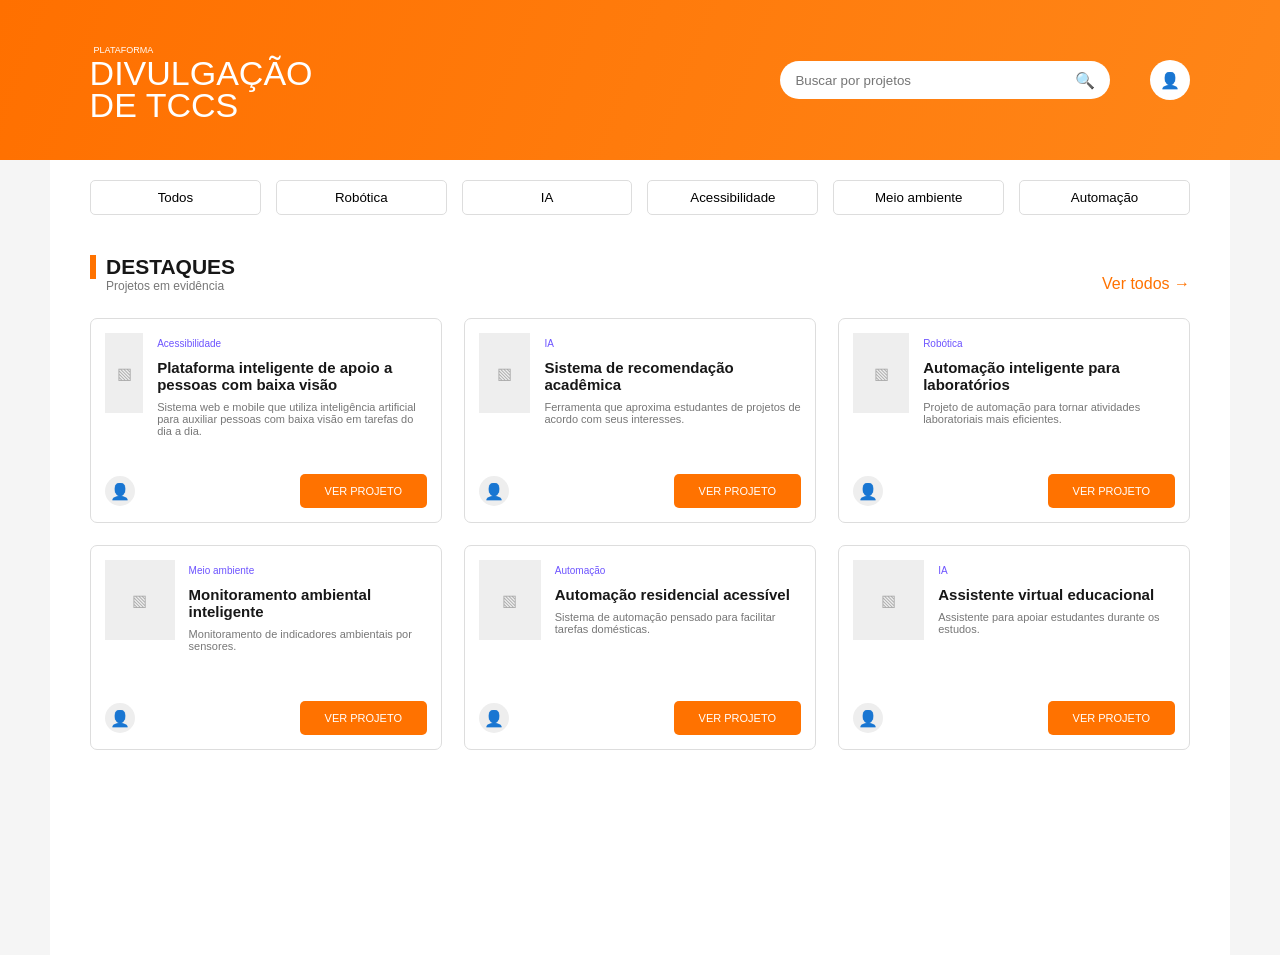
<file: index.html>
<!DOCTYPE html>
<html lang="pt-BR">
<head>
    <meta charset="UTF-8">
    <meta name="viewport" content="width=device-width, initial-scale=1.0">
    <title>Divulgação de TCCs</title>
    <link rel="stylesheet" href="style.css"
</head>

<body>

<header>
    <div class="logo">
        <small>PLATAFORMA</small>
        <h1>DIVULGAÇÃO<br>DE TCCS</h1>
    </div>

    <div class="search">
        <input type="text" id="search" placeholder="Buscar por projetos">
        🔍
    </div>

    <div class="perfil">👤</div>
</header>

<nav class="categorias">
    <button data-categoria="Todos">Todos</button>
    <button data-categoria="Robótica">Robótica</button>
    <button data-categoria="IA">IA</button>
    <button data-categoria="Acessibilidade">Acessibilidade</button>
    <button data-categoria="Meio ambiente">Meio ambiente</button>
    <button data-categoria="Automação">Automação</button>
</nav>

<main>



    <section id="home">

        <div class="titulo-section">
            <div>
                <h2>DESTAQUES</h2>
                <p>Projetos em evidência</p>
            </div>

            <span>Ver todos →</span>
        </div>

        <div id="projetos" class="grid"></div>

    </section>



    <section id="projeto" class="hidden">

        <button id="voltar" class="voltar">
            ← Voltar para destaques
        </button>

        <div class="cabecalho-projeto">

            <div class="informacoes">

                <span id="categoriaProjeto" class="categoria-projeto">
                    ACESSIBILIDADE
                </span>

                <h2 id="tituloProjeto">
                    Plataforma inteligente de apoio a pessoas com baixa visão
                </h2>

                <p id="resumoProjeto">
                    Sistema web e mobile que utiliza inteligência artificial
                    para auxiliar pessoas com baixa visão em tarefas do dia a dia.
                </p>

                <div class="autor">
                    <div class="avatar">👤</div>

                    <div>
                        <strong id="autorProjeto">João da Silva</strong>
                        <small>Autor do projeto</small>
                    </div>
                </div>

            </div>

            <div class="imagem-projeto">
                IMAGEM DO PROJETO
            </div>

        </div>


        <div class="conteudo-projeto">

            <div>

                <section class="sobre">

                    <h3>SOBRE O PROJETO</h3>

                    <p id="descricaoProjeto">
                        O projeto propõe uma plataforma inteligente voltada à
                        acessibilidade, utilizando recursos de inteligência
                        artificial para auxiliar pessoas com baixa visão em
                        atividades cotidianas.
                        
                        A solução busca promover autonomia, inclusão e facilitar
                        o acesso a informações por meio do reconhecimento de
                        objetos, leitura de textos e descrição de ambientes.
                    </p>

                </section>


                <section class="detalhes">

                    <h3>DETALHES DO PROJETO</h3>

                    <div class="detalhes-grid">

                        <div>
                            🎓
                            <strong>Curso</strong>
                            <span id="curso">Ciência da Computação</span>
                        </div>

                        <div>
                            🏛
                            <strong>Instituição</strong>
                            <span id="instituicao">Universidade XYZ</span>
                        </div>

                        <div>
                            📅
                            <strong>Ano</strong>
                            <span id="ano">2026</span>
                        </div>

                        <div>
                            💻
                            <strong>Tecnologias</strong>
                            <span id="tecnologias">
                                HTML, CSS, JavaScript, Python
                            </span>
                        </div>

                    </div>

                </section>

            </div>



            <aside>

                <div class="card">

                    <h3>RELEVÂNCIA</h3>

                    <div class="relevancia-principal">

                        <strong id="porcentagem">82%</strong>

                        <p>
                            consideram este projeto<br>
                            <b>Muito relevante</b>
                        </p>

                    </div>


                    <div class="barras">

                        <div>
                            <span>Não relevante</span>
                            <div class="barra">
                                <i id="barra1"></i>
                            </div>
                            <small>2%</small>
                        </div>

                        <div>
                            <span>Pouco relevante</span>
                            <div class="barra">
                                <i id="barra2"></i>
                            </div>
                            <small>6%</small>
                        </div>

                        <div>
                            <span>Relevante</span>
                            <div class="barra">
                                <i id="barra3"></i>
                            </div>
                            <small>10%</small>
                        </div>

                        <div>
                            <span>Muito relevante</span>
                            <div class="barra">
                                <i id="barra4"></i>
                            </div>
                            <small>82%</small>
                        </div>

                    </div>


                    <button id="avaliar" class="botao">
                        Avaliar relevância
                    </button>

                    <div id="opcoes" class="opcoes hidden">

                        <button>Não relevante</button>
                        <button>Pouco relevante</button>
                        <button>Relevante</button>
                        <button>Muito relevante</button>

                    </div>

                </div>


                <div class="card contato">

                    <h3>ENTRE EM CONTATO</h3>

                    <div class="autor">

                        <div class="avatar">👤</div>

                        <div>
                            <strong id="autorContato">
                                João da Silva
                            </strong>

                            <small>Autor do projeto</small>
                        </div>

                    </div>

                    <p>✉ joao@universidade.com</p>

                    <p>in linkedin.com/in/joao</p>

                    <button class="botao">
                        Enviar mensagem
                    </button>

                </div>

            </aside>

        </div>

    </section>

</main>

<script src="script.js"></script>

</body>
</html>
</file>
<file: style.css>
* {
    margin: 0;
    padding: 0;
    box-sizing: border-box;
}

body {
    font-family: Arial, sans-serif;
    background: #f5f5f5;
    color: #171717;
}


header {
    height: 160px;
    background: linear-gradient(110deg, #ff7000, #ff8618);
    color: white;

    display: flex;
    align-items: center;

    padding: 30px 7%;
    gap: 40px;
}

.logo small {
    font-size: 9px;
    margin-left: 4px;
}

.logo h1 {
    font-size: 34px;
    font-weight: 400;
    line-height: 0.95;
}

.search {
    margin-left: auto;

    width: 330px;
    height: 38px;

    background: white;
    border-radius: 25px;

    display: flex;
    align-items: center;

    padding: 0 15px;

    color: #222;
}

.search input {
    border: none;
    outline: none;
    width: 100%;
}

.perfil {
    width: 40px;
    height: 40px;

    border-radius: 50%;
    background: white;

    color: black;

    display: flex;
    justify-content: center;
    align-items: center;
}



.categorias {
    max-width: 1180px;
    margin: auto;

    padding: 20px 40px 40px;

    display: flex;
    gap: 15px;

    background: white;
}

.categorias button {
    flex: 1;

    padding: 9px;

    background: white;

    border: 1px solid #ddd;
    border-radius: 5px;

    cursor: pointer;
}

.categorias button:hover {
    border-color: #ff7200;
    color: #ff7200;
}



main {
    max-width: 1180px;
    margin: auto;

    background: white;

    min-height: 700px;

    padding: 0 40px 70px;
}



.titulo-section {
    display: flex;
    justify-content: space-between;

    align-items: end;

    margin-bottom: 25px;
}

.titulo-section h2 {
    border-left: 6px solid #ff7200;
    padding-left: 10px;

    font-size: 21px;
}

.titulo-section p {
    margin-left: 16px;

    color: #777;

    font-size: 12px;
}

.titulo-section span {
    color: #ff7200;
}


/* CARDS */

.grid {
    display: grid;

    grid-template-columns: repeat(3, 1fr);

    gap: 22px;
}

.card-projeto {
    border: 1px solid #ddd;

    border-radius: 7px;

    padding: 14px;

    min-height: 205px;

    display: flex;
    flex-direction: column;

    justify-content: space-between;

    transition: 0.2s;
}

.card-projeto:hover {
    transform: translateY(-3px);

    box-shadow: 0 8px 20px #00000015;
}

.card-topo {
    display: flex;
    gap: 14px;
}

.imagem-card {
    width: 80px;
    height: 80px;

    background: #eee;

    display: flex;
    align-items: center;
    justify-content: center;

    color: #aaa;
}

.card-info h3 {
    margin: 8px 0;

    font-size: 15px;
}

.card-info p {
    font-size: 11px;

    color: #777;
}

.categoria-card {
    color: #6d54ff;

    font-size: 10px;
}

.card-footer {
    display: flex;

    align-items: center;

    justify-content: space-between;
}

.avatar {
    width: 30px;
    height: 30px;

    border-radius: 50%;

    background: #eee;

    display: flex;
    justify-content: center;
    align-items: center;
}

.botao {
    border: none;

    background: #ff7200;

    color: white;

    padding: 11px 25px;

    border-radius: 5px;

    cursor: pointer;

    font-size: 11px;
}

.botao:hover {
    background: #e86100;
}



.hidden {
    display: none;
}

.voltar {
    border: none;

    background: none;

    color: #ff7200;

    cursor: pointer;

    margin-bottom: 25px;
}

.cabecalho-projeto {
    display: grid;

    grid-template-columns: 1.2fr 0.8fr;

    gap: 40px;

    padding-bottom: 35px;

    border-bottom: 1px solid #eee;
}

.categoria-projeto {
    color: #6d54ff;

    font-size: 12px;
}

.informacoes h2 {
    font-size: 32px;

    margin: 12px 0;

    line-height: 1.1;
}

.informacoes > p {
    color: #555;

    font-size: 14px;

    line-height: 1.7;
}

.autor {
    display: flex;

    align-items: center;

    gap: 10px;

    margin-top: 25px;
}

.autor small {
    display: block;

    color: #777;

    margin-top: 3px;
}

.imagem-projeto {
    height: 240px;

    background: #eee;

    border-radius: 8px;

    display: flex;

    justify-content: center;

    align-items: center;

    color: #aaa;
}



.conteudo-projeto {
    display: grid;

    grid-template-columns: 1fr 330px;

    gap: 40px;

    padding-top: 35px;
}

.sobre,
.detalhes {
    margin-bottom: 40px;
}

.sobre h3,
.detalhes h3,
.card h3 {
    border-left: 6px solid #ff7200;

    padding-left: 10px;

    margin-bottom: 20px;

    font-size: 18px;
}

.sobre p {
    line-height: 1.9;

    color: #444;

    font-size: 14px;
}



.detalhes-grid {
    display: grid;

    grid-template-columns: repeat(2, 1fr);

    gap: 25px;
}

.detalhes-grid div {
    display: grid;

    grid-template-columns: 30px 1fr;
}

.detalhes-grid span {
    grid-column: 2;

    color: #777;

    margin-top: 4px;
}



.card {
    border: 1px solid #ddd;

    border-radius: 8px;

    padding: 22px;

    margin-bottom: 20px;
}

.relevancia-principal {
    text-align: center;

    margin: 25px 0;
}

.relevancia-principal strong {
    display: block;

    font-size: 42px;

    color: #ff7200;
}

.relevancia-principal p {
    font-size: 12px;

    color: #666;
}



.barras > div {
    display: grid;

    grid-template-columns: 105px 1fr 30px;

    gap: 7px;

    align-items: center;

    margin: 15px 0;

    font-size: 10px;
}

.barra {
    height: 7px;

    background: #eee;

    border-radius: 10px;
}

.barra i {
    display: block;

    height: 100%;

    background: #ff7200;

    border-radius: 10px;
}


/* OPCOES */

.opcoes {
    display: grid;

    gap: 7px;

    margin-top: 10px;
}

.opcoes button {
    padding: 9px;

    text-align: left;

    background: white;

    border: 1px solid #ddd;

    border-radius: 4px;

    cursor: pointer;
}

.opcoes button:hover {
    border-color: #ff7200;

    color: #ff7200;
}



@media(max-width: 850px) {

    .grid {
        grid-template-columns: repeat(2, 1fr);
    }

    .cabecalho-projeto,
    .conteudo-projeto {
        grid-template-columns: 1fr;
    }

}

@media(max-width: 600px) {

    header {
        padding: 20px;
    }

    .search {
        display: none;
    }

    main {
        padding: 0 20px;
    }

    .grid {
        grid-template-columns: 1fr;
    }

    .categorias {
        overflow-x: auto;
    }

    .categorias button {
        min-width: 110px;
    }

    .detalhes-grid {
        grid-template-columns: 1fr;
    }

}
</file>
